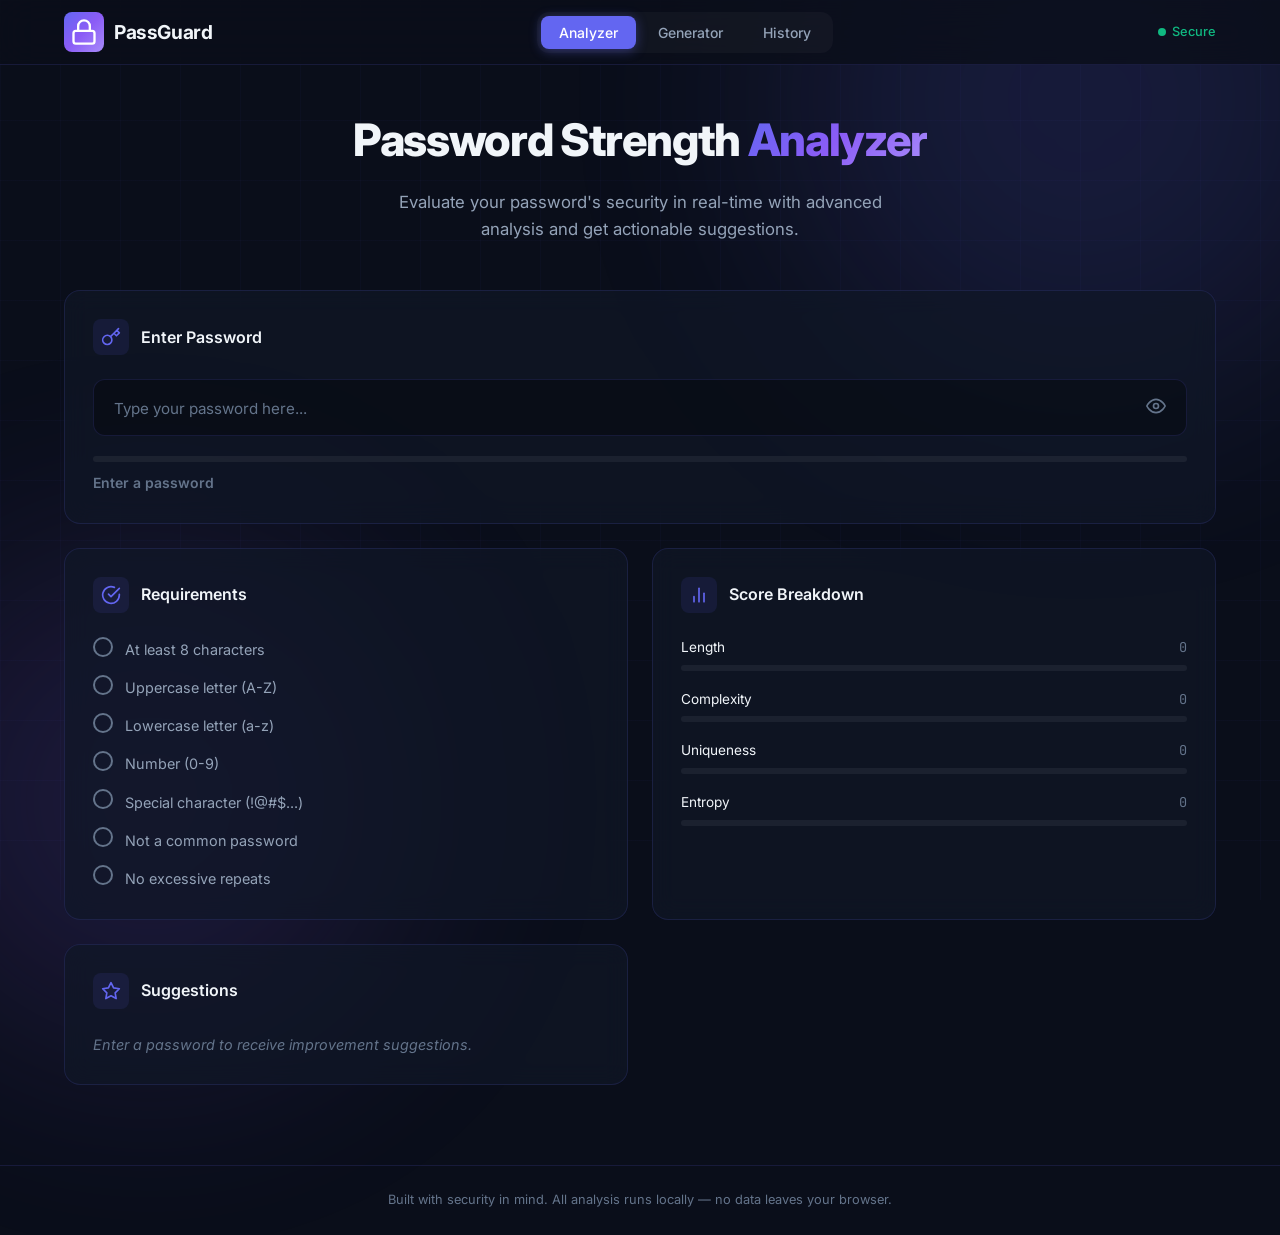
<file: cybersecurity project-1/index.html>
<!DOCTYPE html>
<html lang="en">
<head>
    <meta charset="UTF-8">
    <meta name="viewport" content="width=device-width, initial-scale=1.0">
    <meta name="description" content="Password Strength Analyzer - Evaluate password security with real-time strength analysis, complexity scoring, and smart suggestions for stronger alternatives.">
    <meta name="keywords" content="password strength, password analyzer, cybersecurity, password checker, security tool">
    <meta name="author" content="Cybersecurity Project">
    <title>Password Strength Analyzer | Cybersecurity Tool</title>
    <link rel="preconnect" href="https://fonts.googleapis.com">
    <link rel="preconnect" href="https://fonts.gstatic.com" crossorigin>
    <link href="https://fonts.googleapis.com/css2?family=Inter:wght@300;400;500;600;700;800&family=JetBrains+Mono:wght@400;500;600&display=swap" rel="stylesheet">
    <link rel="stylesheet" href="styles.css">
</head>
<body>
    <!-- Background Animation -->
    <div class="bg-grid" aria-hidden="true"></div>
    <div class="bg-glow bg-glow-1" aria-hidden="true"></div>
    <div class="bg-glow bg-glow-2" aria-hidden="true"></div>

    <!-- Header -->
    <header class="header" id="header">
        <div class="header-inner">
            <div class="logo" id="logo">
                <div class="logo-icon">
                    <svg width="28" height="28" viewBox="0 0 24 24" fill="none" stroke="currentColor" stroke-width="2" stroke-linecap="round" stroke-linejoin="round">
                        <rect x="3" y="11" width="18" height="11" rx="2" ry="2"/>
                        <path d="M7 11V7a5 5 0 0 1 10 0v4"/>
                    </svg>
                </div>
                <span class="logo-text">PassGuard</span>
            </div>
            <nav class="nav" id="main-nav">
                <button class="nav-btn active" data-tab="analyzer" id="nav-analyzer">Analyzer</button>
                <button class="nav-btn" data-tab="generator" id="nav-generator">Generator</button>
                <button class="nav-btn" data-tab="history" id="nav-history">History</button>
            </nav>
            <div class="header-badge">
                <span class="badge-dot"></span>
                <span>Secure</span>
            </div>
        </div>
    </header>

    <main class="main" id="main-content">

        <!-- ===== ANALYZER TAB ===== -->
        <section class="tab-content active" id="tab-analyzer">
            <div class="hero-section">
                <h1 class="hero-title">Password Strength <span class="gradient-text">Analyzer</span></h1>
                <p class="hero-subtitle">Evaluate your password's security in real-time with advanced analysis and get actionable suggestions.</p>
            </div>

            <div class="analyzer-grid">
                <!-- Password Input Card -->
                <div class="card card-input" id="card-password-input">
                    <div class="card-header">
                        <div class="card-icon">
                            <svg width="20" height="20" viewBox="0 0 24 24" fill="none" stroke="currentColor" stroke-width="2" stroke-linecap="round" stroke-linejoin="round"><path d="M21 2l-2 2m-7.61 7.61a5.5 5.5 0 1 1-7.778 7.778 5.5 5.5 0 0 1 7.777-7.777zm0 0L15.5 7.5m0 0l3 3L22 7l-3-3m-3.5 3.5L19 4"/></svg>
                        </div>
                        <h2 class="card-title">Enter Password</h2>
                    </div>
                    <div class="input-wrapper" id="input-wrapper">
                        <input type="password" id="password-input" class="password-input" placeholder="Type your password here..." autocomplete="off" spellcheck="false">
                        <button class="toggle-visibility" id="toggle-visibility" aria-label="Toggle password visibility">
                            <svg class="eye-open" width="20" height="20" viewBox="0 0 24 24" fill="none" stroke="currentColor" stroke-width="2" stroke-linecap="round" stroke-linejoin="round"><path d="M1 12s4-8 11-8 11 8 11 8-4 8-11 8-11-8-11-8z"/><circle cx="12" cy="12" r="3"/></svg>
                            <svg class="eye-closed" width="20" height="20" viewBox="0 0 24 24" fill="none" stroke="currentColor" stroke-width="2" stroke-linecap="round" stroke-linejoin="round" style="display:none"><path d="M17.94 17.94A10.07 10.07 0 0 1 12 20c-7 0-11-8-11-8a18.45 18.45 0 0 1 5.06-5.94M9.9 4.24A9.12 9.12 0 0 1 12 4c7 0 11 8 11 8a18.5 18.5 0 0 1-2.16 3.19m-6.72-1.07a3 3 0 1 1-4.24-4.24"/><line x1="1" y1="1" x2="23" y2="23"/></svg>
                        </button>
                    </div>

                    <!-- Strength Meter -->
                    <div class="strength-meter" id="strength-meter">
                        <div class="meter-track">
                            <div class="meter-fill" id="meter-fill"></div>
                        </div>
                        <div class="meter-labels">
                            <span id="strength-label" class="strength-label">Enter a password</span>
                            <span id="strength-score" class="strength-score"></span>
                        </div>
                    </div>

                    <!-- Crack Time -->
                    <div class="crack-time-display" id="crack-time-display" style="display:none">
                        <div class="crack-time-icon">⏱️</div>
                        <div class="crack-time-info">
                            <span class="crack-time-label">Estimated crack time</span>
                            <span class="crack-time-value" id="crack-time-value">—</span>
                        </div>
                    </div>
                </div>

                <!-- Analysis Card -->
                <div class="card card-analysis" id="card-analysis">
                    <div class="card-header">
                        <div class="card-icon">
                            <svg width="20" height="20" viewBox="0 0 24 24" fill="none" stroke="currentColor" stroke-width="2" stroke-linecap="round" stroke-linejoin="round"><path d="M22 11.08V12a10 10 0 1 1-5.93-9.14"/><polyline points="22 4 12 14.01 9 11.01"/></svg>
                        </div>
                        <h2 class="card-title">Requirements</h2>
                    </div>
                    <ul class="criteria-list" id="criteria-list">
                        <li class="criteria-item" id="criteria-length">
                            <div class="criteria-icon"><span class="check-circle"></span></div>
                            <span>At least 8 characters</span>
                        </li>
                        <li class="criteria-item" id="criteria-uppercase">
                            <div class="criteria-icon"><span class="check-circle"></span></div>
                            <span>Uppercase letter (A-Z)</span>
                        </li>
                        <li class="criteria-item" id="criteria-lowercase">
                            <div class="criteria-icon"><span class="check-circle"></span></div>
                            <span>Lowercase letter (a-z)</span>
                        </li>
                        <li class="criteria-item" id="criteria-number">
                            <div class="criteria-icon"><span class="check-circle"></span></div>
                            <span>Number (0-9)</span>
                        </li>
                        <li class="criteria-item" id="criteria-special">
                            <div class="criteria-icon"><span class="check-circle"></span></div>
                            <span>Special character (!@#$...)</span>
                        </li>
                        <li class="criteria-item" id="criteria-no-common">
                            <div class="criteria-icon"><span class="check-circle"></span></div>
                            <span>Not a common password</span>
                        </li>
                        <li class="criteria-item" id="criteria-no-repeat">
                            <div class="criteria-icon"><span class="check-circle"></span></div>
                            <span>No excessive repeats</span>
                        </li>
                    </ul>
                </div>

                <!-- Detailed Score Card -->
                <div class="card card-details" id="card-details">
                    <div class="card-header">
                        <div class="card-icon">
                            <svg width="20" height="20" viewBox="0 0 24 24" fill="none" stroke="currentColor" stroke-width="2" stroke-linecap="round" stroke-linejoin="round"><line x1="18" y1="20" x2="18" y2="10"/><line x1="12" y1="20" x2="12" y2="4"/><line x1="6" y1="20" x2="6" y2="14"/></svg>
                        </div>
                        <h2 class="card-title">Score Breakdown</h2>
                    </div>
                    <div class="score-bars" id="score-bars">
                        <div class="score-bar-item">
                            <div class="score-bar-header">
                                <span>Length</span>
                                <span class="score-bar-value" id="score-length">0</span>
                            </div>
                            <div class="score-bar-track"><div class="score-bar-fill" id="bar-length"></div></div>
                        </div>
                        <div class="score-bar-item">
                            <div class="score-bar-header">
                                <span>Complexity</span>
                                <span class="score-bar-value" id="score-complexity">0</span>
                            </div>
                            <div class="score-bar-track"><div class="score-bar-fill" id="bar-complexity"></div></div>
                        </div>
                        <div class="score-bar-item">
                            <div class="score-bar-header">
                                <span>Uniqueness</span>
                                <span class="score-bar-value" id="score-uniqueness">0</span>
                            </div>
                            <div class="score-bar-track"><div class="score-bar-fill" id="bar-uniqueness"></div></div>
                        </div>
                        <div class="score-bar-item">
                            <div class="score-bar-header">
                                <span>Entropy</span>
                                <span class="score-bar-value" id="score-entropy">0</span>
                            </div>
                            <div class="score-bar-track"><div class="score-bar-fill" id="bar-entropy"></div></div>
                        </div>
                    </div>
                </div>

                <!-- Suggestions Card -->
                <div class="card card-suggestions" id="card-suggestions">
                    <div class="card-header">
                        <div class="card-icon">
                            <svg width="20" height="20" viewBox="0 0 24 24" fill="none" stroke="currentColor" stroke-width="2" stroke-linecap="round" stroke-linejoin="round"><polygon points="12 2 15.09 8.26 22 9.27 17 14.14 18.18 21.02 12 17.77 5.82 21.02 7 14.14 2 9.27 8.91 8.26 12 2"/></svg>
                        </div>
                        <h2 class="card-title">Suggestions</h2>
                    </div>
                    <div class="suggestions-content" id="suggestions-content">
                        <p class="suggestions-empty">Enter a password to receive improvement suggestions.</p>
                    </div>
                </div>
            </div>
        </section>

        <!-- ===== GENERATOR TAB ===== -->
        <section class="tab-content" id="tab-generator">
            <div class="hero-section">
                <h1 class="hero-title">Password <span class="gradient-text">Generator</span></h1>
                <p class="hero-subtitle">Generate cryptographically strong passwords tailored to your requirements.</p>
            </div>

            <div class="generator-layout">
                <div class="card card-generator" id="card-generator">
                    <div class="generated-password-display" id="generated-password-display">
                        <span class="generated-password-text" id="generated-password-text">Click generate to create a password</span>
                        <button class="copy-btn" id="copy-generated" aria-label="Copy password">
                            <svg width="18" height="18" viewBox="0 0 24 24" fill="none" stroke="currentColor" stroke-width="2" stroke-linecap="round" stroke-linejoin="round"><rect x="9" y="9" width="13" height="13" rx="2" ry="2"/><path d="M5 15H4a2 2 0 0 1-2-2V4a2 2 0 0 1 2-2h9a2 2 0 0 1 2 2v1"/></svg>
                        </button>
                    </div>

                    <div class="generator-options">
                        <div class="option-group">
                            <label for="gen-length" class="option-label">Length: <strong id="gen-length-value">16</strong></label>
                            <input type="range" id="gen-length" class="range-slider" min="8" max="64" value="16">
                        </div>
                        <div class="option-checkboxes">
                            <label class="checkbox-label" id="label-uppercase">
                                <input type="checkbox" id="gen-uppercase" checked>
                                <span class="custom-checkbox"></span>
                                Uppercase (A-Z)
                            </label>
                            <label class="checkbox-label" id="label-lowercase">
                                <input type="checkbox" id="gen-lowercase" checked>
                                <span class="custom-checkbox"></span>
                                Lowercase (a-z)
                            </label>
                            <label class="checkbox-label" id="label-numbers">
                                <input type="checkbox" id="gen-numbers" checked>
                                <span class="custom-checkbox"></span>
                                Numbers (0-9)
                            </label>
                            <label class="checkbox-label" id="label-symbols">
                                <input type="checkbox" id="gen-symbols" checked>
                                <span class="custom-checkbox"></span>
                                Symbols (!@#$...)
                            </label>
                        </div>
                    </div>

                    <button class="btn btn-primary btn-generate" id="btn-generate">
                        <svg width="18" height="18" viewBox="0 0 24 24" fill="none" stroke="currentColor" stroke-width="2" stroke-linecap="round" stroke-linejoin="round"><polyline points="23 4 23 10 17 10"/><path d="M20.49 15a9 9 0 1 1-2.12-9.36L23 10"/></svg>
                        Generate Password
                    </button>
                </div>
            </div>
        </section>

        <!-- ===== HISTORY TAB ===== -->
        <section class="tab-content" id="tab-history">
            <div class="hero-section">
                <h1 class="hero-title">Password <span class="gradient-text">History</span></h1>
                <p class="hero-subtitle">Track previously analyzed passwords to prevent reuse. All data is stored locally in your browser.</p>
            </div>

            <div class="history-layout">
                <div class="card card-history" id="card-history">
                    <div class="history-toolbar">
                        <span class="history-count" id="history-count">0 passwords stored</span>
                        <button class="btn btn-danger btn-sm" id="btn-clear-history">
                            <svg width="16" height="16" viewBox="0 0 24 24" fill="none" stroke="currentColor" stroke-width="2" stroke-linecap="round" stroke-linejoin="round"><polyline points="3 6 5 6 21 6"/><path d="M19 6v14a2 2 0 0 1-2 2H7a2 2 0 0 1-2-2V6m3 0V4a2 2 0 0 1 2-2h4a2 2 0 0 1 2 2v2"/></svg>
                            Clear All
                        </button>
                    </div>
                    <div class="history-list" id="history-list">
                        <div class="history-empty" id="history-empty">
                            <svg width="48" height="48" viewBox="0 0 24 24" fill="none" stroke="currentColor" stroke-width="1.5" stroke-linecap="round" stroke-linejoin="round" opacity="0.3"><circle cx="12" cy="12" r="10"/><line x1="12" y1="8" x2="12" y2="12"/><line x1="12" y1="16" x2="12.01" y2="16"/></svg>
                            <p>No passwords analyzed yet.</p>
                            <p class="history-empty-sub">Analyzed passwords will appear here for reuse prevention.</p>
                        </div>
                    </div>
                </div>
            </div>
        </section>
    </main>

    <!-- Footer -->
    <footer class="footer" id="footer">
        <p>Built with security in mind. All analysis runs locally — no data leaves your browser.</p>
    </footer>

    <!-- Toast notification -->
    <div class="toast" id="toast" role="alert" aria-live="polite"></div>

    <script src="app.js"></script>
</body>
</html>
</file>
<file: cybersecurity project-1/styles.css>
/* ===== CSS Variables & Reset ===== */
:root {
    --bg-primary: #0a0e1a;
    --bg-secondary: #111827;
    --bg-card: rgba(17, 24, 39, 0.7);
    --bg-card-hover: rgba(22, 31, 48, 0.8);
    --border-color: rgba(99, 102, 241, 0.15);
    --border-glow: rgba(99, 102, 241, 0.3);
    --text-primary: #f1f5f9;
    --text-secondary: #94a3b8;
    --text-muted: #64748b;
    --accent-primary: #6366f1;
    --accent-secondary: #8b5cf6;
    --accent-gradient: linear-gradient(135deg, #6366f1, #8b5cf6, #a78bfa);
    --danger: #ef4444;
    --warning: #f59e0b;
    --success: #10b981;
    --info: #3b82f6;
    --radius-sm: 8px;
    --radius-md: 12px;
    --radius-lg: 16px;
    --radius-xl: 20px;
    --shadow-sm: 0 2px 8px rgba(0,0,0,0.2);
    --shadow-md: 0 4px 16px rgba(0,0,0,0.3);
    --shadow-lg: 0 8px 32px rgba(0,0,0,0.4);
    --font-sans: 'Inter', -apple-system, sans-serif;
    --font-mono: 'JetBrains Mono', monospace;
    --strength-weak: #ef4444;
    --strength-fair: #f59e0b;
    --strength-good: #3b82f6;
    --strength-strong: #10b981;
    --strength-excellent: #6366f1;
}

*, *::before, *::after { box-sizing: border-box; margin: 0; padding: 0; }

html { scroll-behavior: smooth; }

body {
    font-family: var(--font-sans);
    background: var(--bg-primary);
    color: var(--text-primary);
    min-height: 100vh;
    overflow-x: hidden;
    line-height: 1.6;
}

/* ===== Background Effects ===== */
.bg-grid {
    position: fixed; inset: 0; z-index: 0;
    background-image: linear-gradient(rgba(99,102,241,0.03) 1px, transparent 1px),
                      linear-gradient(90deg, rgba(99,102,241,0.03) 1px, transparent 1px);
    background-size: 60px 60px;
}

.bg-glow {
    position: fixed; border-radius: 50%; filter: blur(120px); opacity: 0.15; z-index: 0; pointer-events: none;
}
.bg-glow-1 { width: 600px; height: 600px; background: var(--accent-primary); top: -200px; right: -100px; animation: float1 20s ease-in-out infinite; }
.bg-glow-2 { width: 500px; height: 500px; background: var(--accent-secondary); bottom: -150px; left: -100px; animation: float2 25s ease-in-out infinite; }

@keyframes float1 { 0%,100% { transform: translate(0,0); } 50% { transform: translate(-80px, 80px); } }
@keyframes float2 { 0%,100% { transform: translate(0,0); } 50% { transform: translate(60px, -60px); } }

/* ===== Header ===== */
.header {
    position: sticky; top: 0; z-index: 100;
    background: rgba(10, 14, 26, 0.8);
    backdrop-filter: blur(20px);
    border-bottom: 1px solid var(--border-color);
}
.header-inner {
    max-width: 1200px; margin: 0 auto; padding: 0 24px;
    display: flex; align-items: center; justify-content: space-between; height: 64px;
}
.logo { display: flex; align-items: center; gap: 10px; color: var(--text-primary); }
.logo-icon {
    width: 40px; height: 40px; border-radius: var(--radius-sm);
    background: var(--accent-gradient); display: grid; place-items: center; color: white;
}
.logo-text { font-size: 1.2rem; font-weight: 700; letter-spacing: -0.02em; }

.nav { display: flex; gap: 4px; background: rgba(255,255,255,0.03); border-radius: var(--radius-md); padding: 4px; }
.nav-btn {
    padding: 8px 18px; border: none; border-radius: var(--radius-sm);
    background: transparent; color: var(--text-secondary); font-family: var(--font-sans);
    font-size: 0.875rem; font-weight: 500; cursor: pointer; transition: all 0.25s;
}
.nav-btn:hover { color: var(--text-primary); background: rgba(255,255,255,0.05); }
.nav-btn.active { color: white; background: var(--accent-primary); box-shadow: 0 2px 12px rgba(99,102,241,0.4); }

.header-badge {
    display: flex; align-items: center; gap: 6px;
    font-size: 0.8rem; color: var(--success); font-weight: 500;
}
.badge-dot { width: 8px; height: 8px; border-radius: 50%; background: var(--success); animation: pulse 2s infinite; }
@keyframes pulse { 0%,100% { opacity: 1; } 50% { opacity: 0.4; } }

/* ===== Main Content ===== */
.main { position: relative; z-index: 1; max-width: 1200px; margin: 0 auto; padding: 40px 24px 80px; }

.tab-content { display: none; animation: fadeUp 0.4s ease; }
.tab-content.active { display: block; }
@keyframes fadeUp { from { opacity: 0; transform: translateY(16px); } to { opacity: 1; transform: translateY(0); } }

/* ===== Hero ===== */
.hero-section { text-align: center; margin-bottom: 48px; }
.hero-title { font-size: clamp(1.8rem, 4vw, 2.8rem); font-weight: 800; letter-spacing: -0.03em; margin-bottom: 12px; }
.gradient-text { background: var(--accent-gradient); -webkit-background-clip: text; -webkit-text-fill-color: transparent; background-clip: text; }
.hero-subtitle { color: var(--text-secondary); font-size: 1.05rem; max-width: 540px; margin: 0 auto; }

/* ===== Cards ===== */
.card {
    background: var(--bg-card);
    border: 1px solid var(--border-color);
    border-radius: var(--radius-lg);
    padding: 28px;
    backdrop-filter: blur(12px);
    transition: border-color 0.3s, box-shadow 0.3s;
}
.card:hover { border-color: var(--border-glow); box-shadow: var(--shadow-md); }

.card-header { display: flex; align-items: center; gap: 12px; margin-bottom: 24px; }
.card-icon {
    width: 36px; height: 36px; border-radius: var(--radius-sm);
    background: rgba(99,102,241,0.1); color: var(--accent-primary);
    display: grid; place-items: center;
}
.card-title { font-size: 1rem; font-weight: 600; }

/* ===== Analyzer Grid ===== */
.analyzer-grid { display: grid; grid-template-columns: 1fr 1fr; gap: 24px; }
.card-input { grid-column: 1 / -1; }

/* ===== Password Input ===== */
.input-wrapper {
    position: relative; display: flex; align-items: center;
    background: rgba(0,0,0,0.3); border: 1px solid var(--border-color);
    border-radius: var(--radius-md); transition: border-color 0.3s, box-shadow 0.3s;
}
.input-wrapper:focus-within { border-color: var(--accent-primary); box-shadow: 0 0 0 3px rgba(99,102,241,0.15); }

.password-input {
    width: 100%; padding: 16px 52px 16px 20px; border: none; background: none;
    color: var(--text-primary); font-family: var(--font-mono); font-size: 1.1rem;
    outline: none;
}
.password-input::placeholder { color: var(--text-muted); font-family: var(--font-sans); font-size: 0.95rem; }

.toggle-visibility {
    position: absolute; right: 12px; background: none; border: none;
    color: var(--text-muted); cursor: pointer; padding: 8px; transition: color 0.2s;
}
.toggle-visibility:hover { color: var(--text-primary); }

/* ===== Strength Meter ===== */
.strength-meter { margin-top: 20px; }
.meter-track { height: 6px; background: rgba(255,255,255,0.06); border-radius: 3px; overflow: hidden; }
.meter-fill { height: 100%; width: 0; border-radius: 3px; transition: width 0.5s ease, background 0.5s ease; }
.meter-labels { display: flex; justify-content: space-between; align-items: center; margin-top: 10px; }
.strength-label { font-size: 0.875rem; font-weight: 600; color: var(--text-muted); transition: color 0.3s; }
.strength-score { font-family: var(--font-mono); font-size: 0.85rem; color: var(--text-muted); }

/* ===== Crack Time ===== */
.crack-time-display {
    margin-top: 20px; padding: 16px; background: rgba(0,0,0,0.2);
    border-radius: var(--radius-md); display: flex; align-items: center; gap: 14px;
    border: 1px solid rgba(255,255,255,0.04);
}
.crack-time-icon { font-size: 1.5rem; }
.crack-time-info { display: flex; flex-direction: column; }
.crack-time-label { font-size: 0.75rem; color: var(--text-muted); text-transform: uppercase; letter-spacing: 0.05em; }
.crack-time-value { font-family: var(--font-mono); font-size: 1.1rem; font-weight: 600; color: var(--text-primary); }

/* ===== Criteria List ===== */
.criteria-list { list-style: none; display: flex; flex-direction: column; gap: 12px; }
.criteria-item {
    display: flex; align-items: center; gap: 12px;
    font-size: 0.9rem; color: var(--text-secondary); transition: color 0.3s;
}
.criteria-item.met { color: var(--success); }
.criteria-item.met .check-circle { background: var(--success); border-color: var(--success); }
.criteria-item.met .check-circle::after { opacity: 1; transform: rotate(45deg) scale(1); }

.check-circle {
    width: 20px; height: 20px; border-radius: 50%;
    border: 2px solid var(--text-muted); display: inline-block;
    position: relative; transition: all 0.3s;
}
.check-circle::after {
    content: ''; position: absolute; left: 5px; top: 1px;
    width: 5px; height: 10px; border: solid white; border-width: 0 2px 2px 0;
    transform: rotate(45deg) scale(0); opacity: 0; transition: all 0.3s;
}

/* ===== Score Bars ===== */
.score-bars { display: flex; flex-direction: column; gap: 18px; }
.score-bar-header { display: flex; justify-content: space-between; margin-bottom: 6px; font-size: 0.85rem; }
.score-bar-value { font-family: var(--font-mono); color: var(--text-muted); }
.score-bar-track { height: 6px; background: rgba(255,255,255,0.06); border-radius: 3px; overflow: hidden; }
.score-bar-fill { height: 100%; width: 0; border-radius: 3px; background: var(--accent-gradient); transition: width 0.5s ease; }

/* ===== Suggestions ===== */
.suggestions-content { display: flex; flex-direction: column; gap: 10px; }
.suggestions-empty { color: var(--text-muted); font-size: 0.9rem; font-style: italic; }

.suggestion-item {
    display: flex; gap: 10px; align-items: flex-start;
    padding: 12px 14px; background: rgba(0,0,0,0.15);
    border-radius: var(--radius-sm); border-left: 3px solid var(--accent-primary);
    font-size: 0.875rem; color: var(--text-secondary); line-height: 1.5;
}
.suggestion-item .sug-icon { flex-shrink: 0; margin-top: 1px; }

.suggested-password {
    margin-top: 6px; padding: 10px 14px; background: rgba(99,102,241,0.08);
    border-radius: var(--radius-sm); display: flex; align-items: center; justify-content: space-between;
    font-family: var(--font-mono); font-size: 0.85rem; color: var(--accent-primary);
    border: 1px solid rgba(99,102,241,0.15); cursor: pointer; transition: background 0.2s;
}
.suggested-password:hover { background: rgba(99,102,241,0.15); }

/* ===== Generator ===== */
.generator-layout { max-width: 600px; margin: 0 auto; }

.generated-password-display {
    padding: 20px; background: rgba(0,0,0,0.3); border-radius: var(--radius-md);
    display: flex; align-items: center; justify-content: space-between; gap: 12px;
    border: 1px solid var(--border-color); margin-bottom: 28px;
}
.generated-password-text { font-family: var(--font-mono); font-size: 1.05rem; color: var(--accent-primary); word-break: break-all; }

.copy-btn {
    flex-shrink: 0; width: 40px; height: 40px; border-radius: var(--radius-sm);
    background: rgba(99,102,241,0.1); border: 1px solid rgba(99,102,241,0.2);
    color: var(--accent-primary); cursor: pointer; display: grid; place-items: center;
    transition: all 0.2s;
}
.copy-btn:hover { background: rgba(99,102,241,0.2); }

.generator-options { display: flex; flex-direction: column; gap: 20px; margin-bottom: 28px; }
.option-label { font-size: 0.9rem; color: var(--text-secondary); margin-bottom: 10px; display: block; }
.option-label strong { color: var(--accent-primary); font-family: var(--font-mono); }

/* Range Slider */
.range-slider {
    -webkit-appearance: none; width: 100%; height: 6px;
    border-radius: 3px; background: rgba(255,255,255,0.06); outline: none;
}
.range-slider::-webkit-slider-thumb {
    -webkit-appearance: none; width: 20px; height: 20px; border-radius: 50%;
    background: var(--accent-primary); cursor: pointer; box-shadow: 0 2px 8px rgba(99,102,241,0.4);
}

/* Checkboxes */
.option-checkboxes { display: grid; grid-template-columns: 1fr 1fr; gap: 12px; }
.checkbox-label {
    display: flex; align-items: center; gap: 10px; font-size: 0.875rem;
    color: var(--text-secondary); cursor: pointer; padding: 10px 14px;
    background: rgba(0,0,0,0.15); border-radius: var(--radius-sm);
    border: 1px solid rgba(255,255,255,0.04); transition: border-color 0.2s;
}
.checkbox-label:hover { border-color: var(--border-glow); }
.checkbox-label input { display: none; }
.custom-checkbox {
    width: 18px; height: 18px; border-radius: 4px; border: 2px solid var(--text-muted);
    position: relative; flex-shrink: 0; transition: all 0.2s;
}
.checkbox-label input:checked ~ .custom-checkbox { background: var(--accent-primary); border-color: var(--accent-primary); }
.checkbox-label input:checked ~ .custom-checkbox::after {
    content: ''; position: absolute; left: 4px; top: 1px;
    width: 5px; height: 9px; border: solid white; border-width: 0 2px 2px 0;
    transform: rotate(45deg);
}

/* ===== Buttons ===== */
.btn {
    display: inline-flex; align-items: center; gap: 8px; padding: 14px 28px;
    border: none; border-radius: var(--radius-md); font-family: var(--font-sans);
    font-size: 0.95rem; font-weight: 600; cursor: pointer; transition: all 0.25s;
}
.btn-primary {
    background: var(--accent-gradient); color: white; width: 100%;
    justify-content: center; box-shadow: 0 4px 16px rgba(99,102,241,0.3);
}
.btn-primary:hover { transform: translateY(-2px); box-shadow: 0 6px 24px rgba(99,102,241,0.45); }
.btn-danger { background: rgba(239,68,68,0.1); color: var(--danger); border: 1px solid rgba(239,68,68,0.2); padding: 8px 16px; font-size: 0.8rem; }
.btn-danger:hover { background: rgba(239,68,68,0.2); }

/* ===== History ===== */
.history-layout { max-width: 800px; margin: 0 auto; }
.history-toolbar { display: flex; justify-content: space-between; align-items: center; margin-bottom: 20px; }
.history-count { font-size: 0.85rem; color: var(--text-muted); }

.history-list { display: flex; flex-direction: column; gap: 8px; }
.history-empty { text-align: center; padding: 48px 20px; color: var(--text-muted); }
.history-empty p { margin-top: 12px; }
.history-empty-sub { font-size: 0.85rem; opacity: 0.7; }

.history-item {
    display: flex; align-items: center; justify-content: space-between; gap: 16px;
    padding: 14px 18px; background: rgba(0,0,0,0.15); border-radius: var(--radius-sm);
    border: 1px solid rgba(255,255,255,0.04); transition: border-color 0.2s;
}
.history-item:hover { border-color: var(--border-glow); }
.history-item-password { font-family: var(--font-mono); font-size: 0.85rem; color: var(--text-secondary); }
.history-item-meta { display: flex; align-items: center; gap: 12px; flex-shrink: 0; }
.history-item-strength {
    padding: 4px 10px; border-radius: 20px; font-size: 0.7rem; font-weight: 600;
    text-transform: uppercase; letter-spacing: 0.05em;
}
.history-item-date { font-size: 0.75rem; color: var(--text-muted); }

/* Strength tag colors */
.strength-tag-weak { background: rgba(239,68,68,0.15); color: var(--strength-weak); }
.strength-tag-fair { background: rgba(245,158,11,0.15); color: var(--strength-fair); }
.strength-tag-good { background: rgba(59,130,246,0.15); color: var(--strength-good); }
.strength-tag-strong { background: rgba(16,185,129,0.15); color: var(--strength-strong); }
.strength-tag-excellent { background: rgba(99,102,241,0.15); color: var(--strength-excellent); }

/* ===== Toast ===== */
.toast {
    position: fixed; bottom: 32px; left: 50%; transform: translateX(-50%) translateY(80px);
    padding: 12px 24px; background: var(--bg-secondary); border: 1px solid var(--border-glow);
    border-radius: var(--radius-md); color: var(--text-primary); font-size: 0.875rem;
    box-shadow: var(--shadow-lg); z-index: 1000; opacity: 0; transition: all 0.4s ease;
    pointer-events: none;
}
.toast.show { opacity: 1; transform: translateX(-50%) translateY(0); pointer-events: auto; }

/* ===== Footer ===== */
.footer {
    position: relative; z-index: 1; text-align: center;
    padding: 24px; color: var(--text-muted); font-size: 0.8rem;
    border-top: 1px solid var(--border-color);
}

/* ===== Responsive ===== */
@media (max-width: 768px) {
    .analyzer-grid { grid-template-columns: 1fr; }
    .option-checkboxes { grid-template-columns: 1fr; }
    .nav { gap: 2px; }
    .nav-btn { padding: 6px 12px; font-size: 0.8rem; }
    .header-badge { display: none; }
    .main { padding: 24px 16px 60px; }
}
</file>
